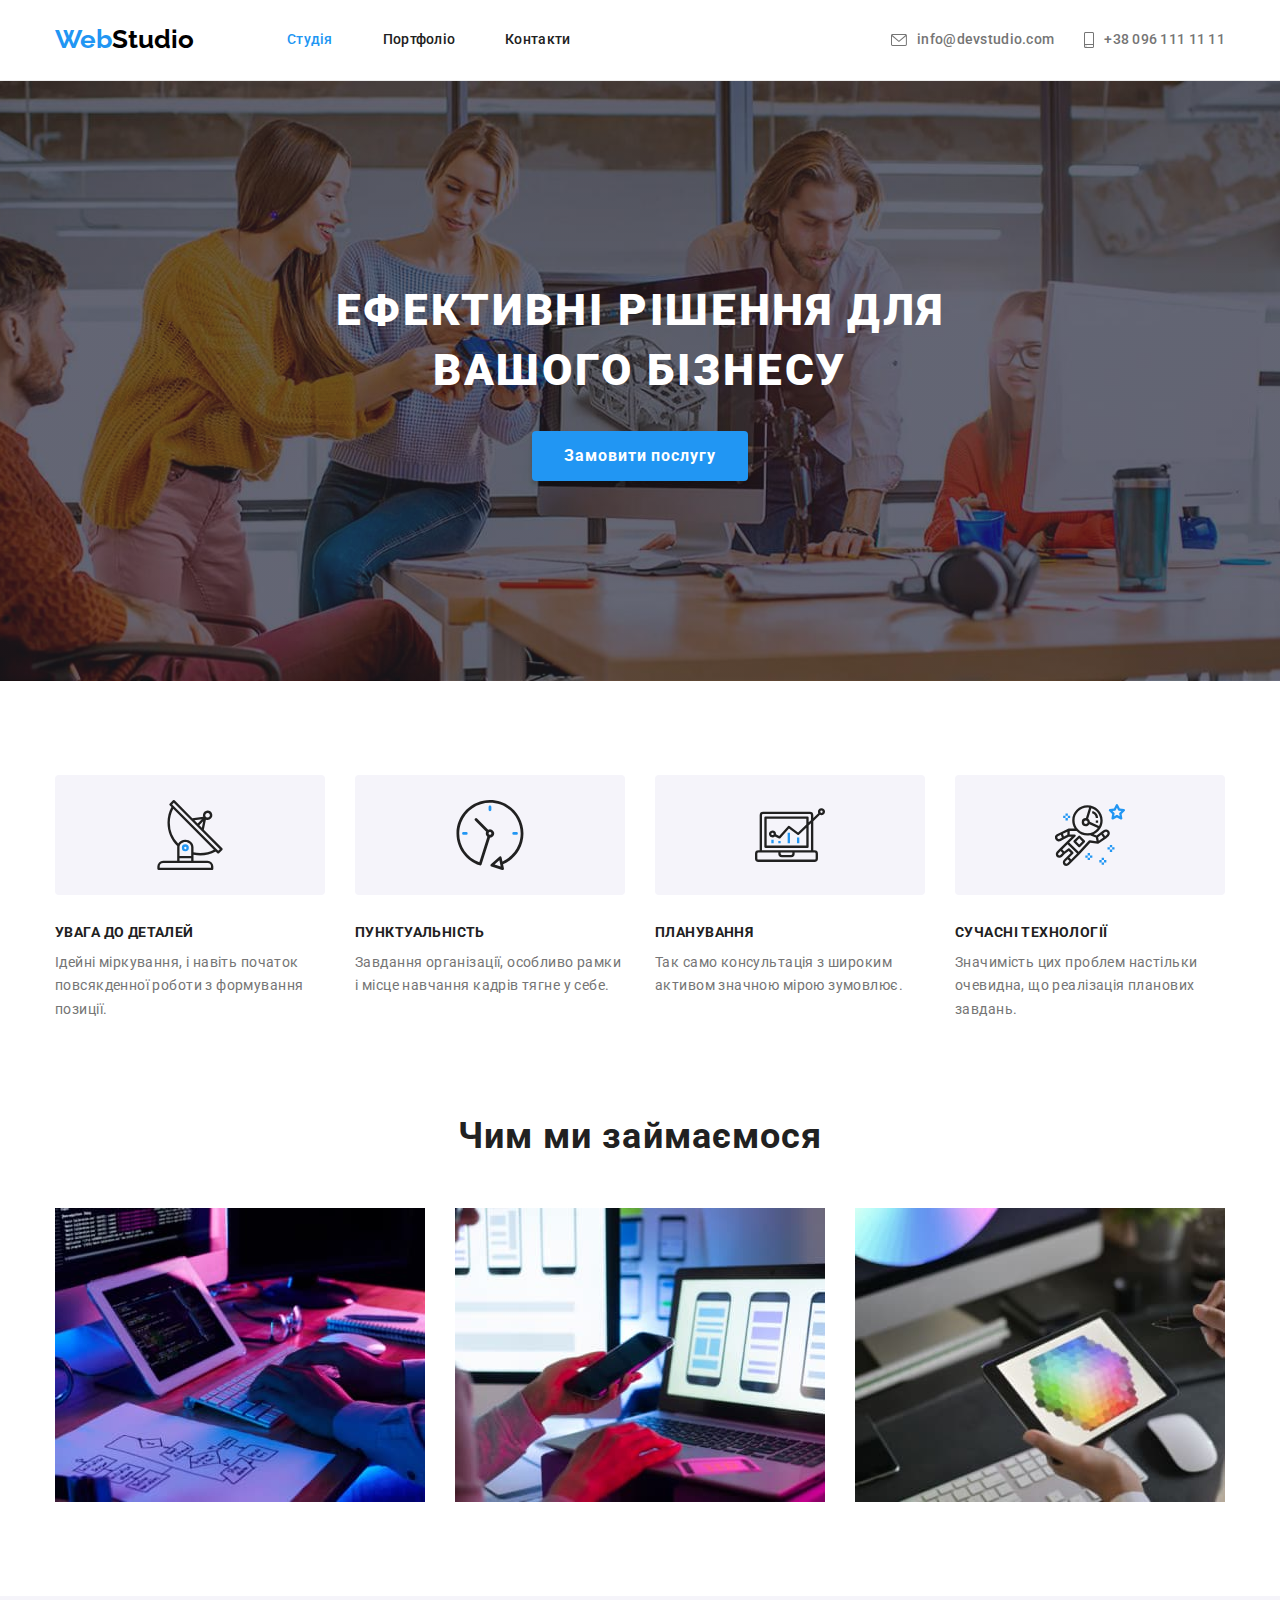
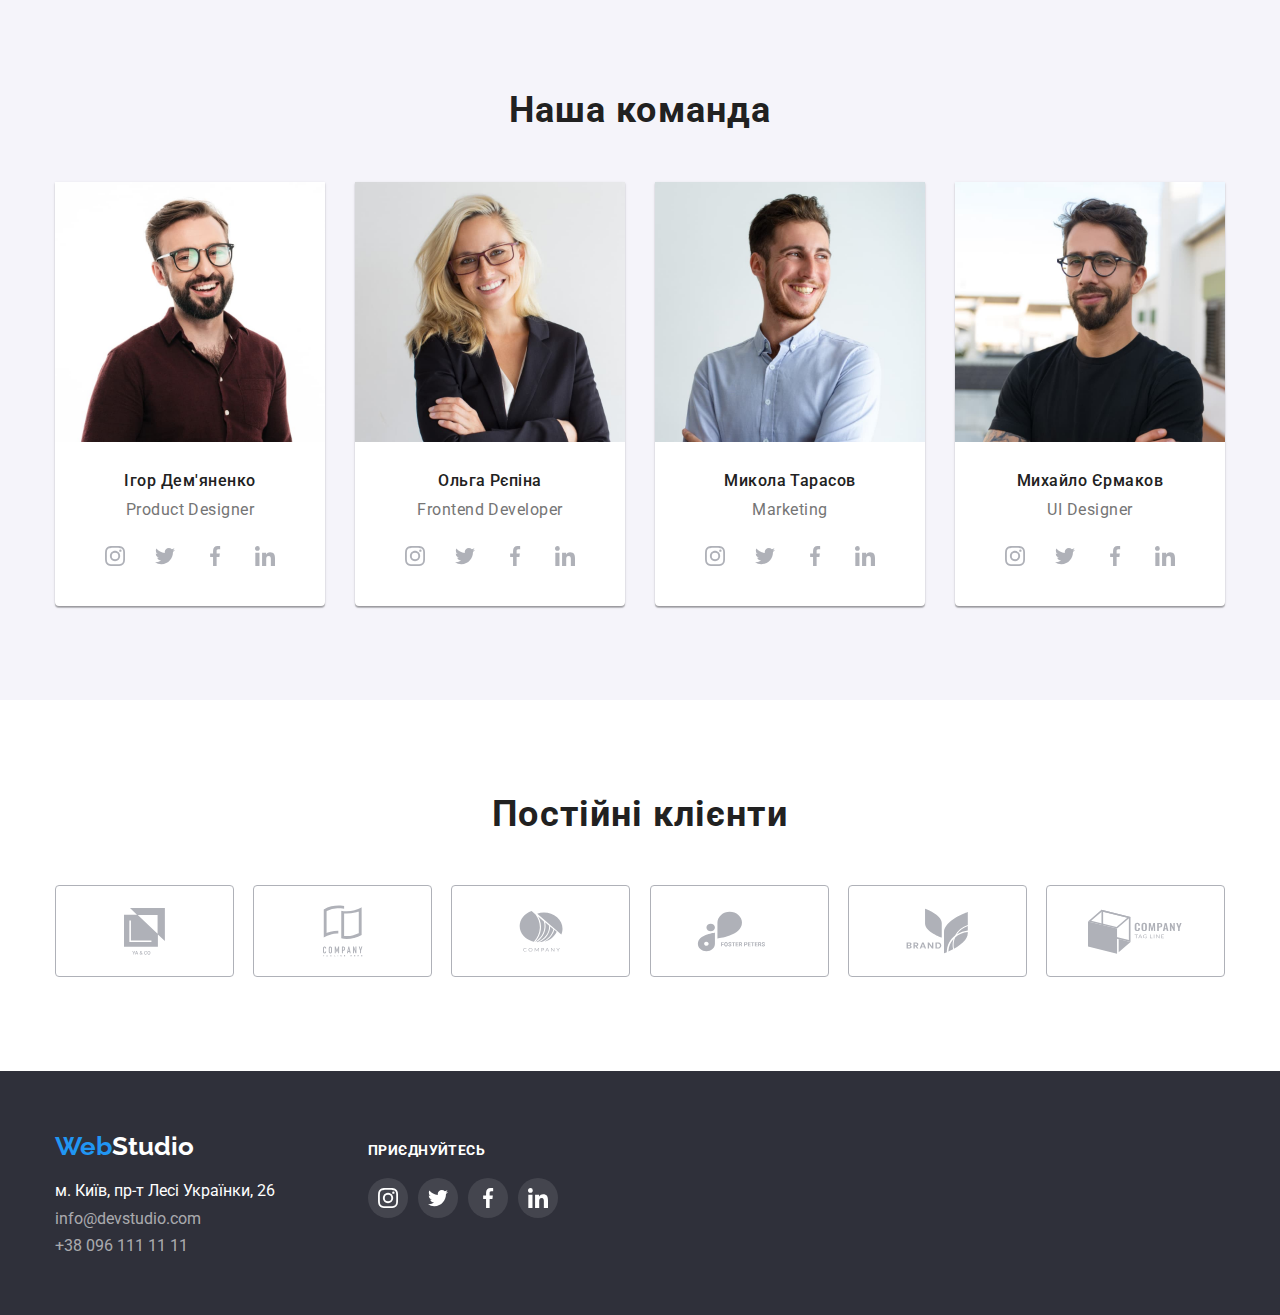
<file: index.html>
<!DOCTYPE html>
<html lang="uk">
  <head>
    <meta charset="UTF-8" />
    <meta http-equiv="X-UA-Compatible" content="IE=edge" />
    <meta name="viewport" content="width=device-width, initial-scale=1.0" />
    <title>Web Studio</title>
    <link rel="preconnect" href="https://fonts.googleapis.com" />
    <link rel="preconnect" href="https://fonts.gstatic.com" crossorigin />
    <link
      href="https://fonts.googleapis.com/css2?family=Raleway:wght@700&family=Roboto:wght@400;500;700;900&display=swap"
      rel="stylesheet"
    />

    <link
      rel="stylesheet"
      href="https://cdnjs.cloudflare.com/ajax/libs/modern-normalize/1.1.0/modern-normalize.min.css"
    />
    <link rel="stylesheet" href="./css/styles.css" />
  </head>
  <body>
    <!--Шапка сайта-->
    <header class="nav-main">
      <div class="container nav-menu">
        <a href="./index.html" class="logo logo-header link" lang="en"
          ><span class="accent">Web</span>Studio</a
        >

        <nav>
          <ul class="nav-site list">
            <li class="item"><a href="./index.html" class="link link-accent">Студія</a></li>
            <li class="item"><a href="./portfolio.html" class="link">Портфоліо</a></li>
            <li class="item"><a href="#" class="link">Контакти</a></li>
          </ul>
        </nav>
        <ul class="nav-contact list">
          <li class="nav-item">
            <a href="mailto:info@devstudio.com" class="nav-link link" lang="en">
              <svg class="icon" width="16" height="12">
                <use href="./images/icon/icon.svg#icon-envelope"></use></svg
              >info@devstudio.com
            </a>
          </li>
          <li class="nav-item">
            <a href="tel:+380961111111" class="nav-link link"
              ><svg class="icon" width="10" height="16">
                <use href="./images/icon/icon.svg#icon-smartphonetel"></use></svg
              >+38 096 111 11 11</a
            >
          </li>
        </ul>
      </div>
    </header>

    <main>
      <!--Герой-->
      <section class="hero">
        <div class="container">
          <h1 class="hero-title">Ефективні рішення для вашого бізнесу</h1>
          <button type="button" class="button primary">Замовити послугу</button>
        </div>
      </section>

      <!--Особливості-->
      <section class="section">
        <div class="container">
          <h2 class="visually-hidden">Особливості</h2>

          <ul class="features list">
            <li class="features-list">
              <div class="features-card">
                <svg class="features-card-icon" width="70" height="70">
                  <use href="./images/icon/icon.svg#icon-antenna"></use>
                </svg>
              </div>
              <h3 class="title">УВАГА ДО ДЕТАЛЕЙ</h3>
              <p class="features-paragraph">
                Ідейні міркування, і навіть початок повсякденної роботи з формування позиції.
              </p>
            </li>

            <li class="features-list">
              <div class="features-card">
                <svg class="features-card-icon" width="70" height="70">
                  <use href="./images/icon/icon.svg#icon-clock"></use>
                </svg>
              </div>
              <h3 class="title">ПУНКТУАЛЬНІСТЬ</h3>
              <p class="features-paragraph">
                Завдання організації, особливо рамки і місце навчання кадрів тягне у себе.
              </p>
            </li>

            <li class="features-list">
              <div class="features-card">
                <svg class="features-card-icon" width="70" height="70">
                  <use href="./images/icon/icon.svg#icon-diagram"></use>
                </svg>
              </div>
              <h3 class="title">ПЛАНУВАННЯ</h3>
              <p class="features-paragraph">
                Так само консультація з широким активом значною мірою зумовлює.
              </p>
            </li>

            <li class="features-list">
              <div class="features-card">
                <svg class="features-card-icon" width="70" height="70">
                  <use href="./images/icon/icon.svg#icon-astronaut"></use>
                </svg>
              </div>
              <h3 class="title">СУЧАСНІ ТЕХНОЛОГІЇ</h3>
              <p class="features-paragraph">
                Значимість цих проблем настільки очевидна, що реалізація планових завдань.
              </p>
            </li>
          </ul>
        </div>
      </section>

      <!--Чим ми займаємося-->
      <section class="section section-features">
        <div class="container">
          <h2 class="section-title">Чим ми займаємося</h2>

          <ul class="section-list list">
            <li>
              <img
                class="section-img"
                src="./images/work/zan1.jpg"
                alt="написання коду"
                width="370"
              />
            </li>

            <li>
              <img
                class="section-img"
                src="./images/work/zan2.jpg"
                alt="розробка мобільних сайтів"
                width="370"
              />
            </li>

            <li>
              <img
                class="section-img"
                src="./images/work/zan3.jpg"
                alt="графічний дизайн"
                width="370"
              />
            </li>
          </ul>
        </div>
      </section>

      <!--Наша команда-->
      <section class="section team">
        <div class="container">
          <h2 class="section-title">Наша команда</h2>
          <ul class="team-list list">
            <li class="team-content">
              <img
                class="team-img"
                src="./images/team/prdesigner.jpg"
                alt="Product Designer"
                width="270"
              />
              <div class="team-card">
                <h3 class="team-title">Ігор Дем'яненко</h3>
                <p class="team-text">Product Designer</p>
                <ul class="team-social list">
                  <li class="team-social-item">
                    <a class="team-button" href="#" aria-label="instagram">
                      <svg class="team-icon" width="20" height="20">
                        <use href="./images/icon/icon.svg#icon-instagram"></use></svg
                    ></a>
                  </li>
                  <li class="team-social-item">
                    <a class="team-button" href="#" aria-label="twitter"
                      ><svg class="team-icon" width="20" height="20">
                        <use href="./images/icon/icon.svg#icon-twitter"></use></svg
                    ></a>
                  </li>
                  <li class="team-social-item">
                    <a class="team-button" href="#" aria-label="facebook"
                      ><svg class="team-icon" width="20" height="20">
                        <use href="./images/icon/icon.svg#icon-facebook"></use></svg
                    ></a>
                  </li>
                  <li class="team-social-item">
                    <a class="team-button" href="#" aria-label="linkedin"
                      ><svg class="team-icon" width="20" height="20">
                        <use href="./images/icon/icon.svg#icon-linkedin"></use></svg
                    ></a>
                  </li>
                </ul>
              </div>
            </li>

            <li class="team-content">
              <img
                class="team-img"
                src="./images/team/developer.jpg"
                alt="Frontend Developer"
                width="270"
              />
              <div class="team-card">
                <h3 class="team-title">Ольга Рєпіна</h3>
                <p class="team-text">Frontend Developer</p>
                <ul class="team-social list">
                  <li class="team-social-item">
                    <a class="team-button" href="#" aria-label="instagram">
                      <svg class="team-icon" width="20" height="20">
                        <use href="./images/icon/icon.svg#icon-instagram"></use></svg
                    ></a>
                  </li>
                  <li class="team-social-item">
                    <a class="team-button" href="#" aria-label="twitter"
                      ><svg class="team-icon" width="20" height="20">
                        <use href="./images/icon/icon.svg#icon-twitter"></use></svg
                    ></a>
                  </li>
                  <li class="team-social-item">
                    <a class="team-button" href="#" aria-label="facebook"
                      ><svg class="team-icon" width="20" height="20">
                        <use href="./images/icon/icon.svg#icon-facebook"></use></svg
                    ></a>
                  </li>
                  <li class="team-social-item">
                    <a class="team-button" href="#" aria-label="linkedin"
                      ><svg class="team-icon" width="20" height="20">
                        <use href="./images/icon/icon.svg#icon-linkedin"></use></svg
                    ></a>
                  </li>
                </ul>
              </div>
            </li>

            <li class="team-content">
              <img class="team-img" src="./images/team/marketing.jpg" alt="Marketing" width="270" />
              <div class="team-card">
                <h3 class="team-title">Микола Тарасов</h3>
                <p class="team-text">Marketing</p>
                <ul class="team-social list">
                  <li class="team-social-item">
                    <a class="team-button" href="#" aria-label="instagram">
                      <svg class="team-icon" width="20" height="20">
                        <use href="./images/icon/icon.svg#icon-instagram"></use></svg
                    ></a>
                  </li>
                  <li class="team-social-item">
                    <a class="team-button" href="#" aria-label="twitter"
                      ><svg class="team-icon" width="20" height="20">
                        <use href="./images/icon/icon.svg#icon-twitter"></use></svg
                    ></a>
                  </li>
                  <li class="team-social-item">
                    <a class="team-button" href="#" aria-label="facebook"
                      ><svg class="team-icon" width="20" height="20">
                        <use href="./images/icon/icon.svg#icon-facebook"></use></svg
                    ></a>
                  </li>
                  <li class="team-social-item">
                    <a class="team-button" href="#" aria-label="linkedin"
                      ><svg class="team-icon" width="20" height="20">
                        <use href="./images/icon/icon.svg#icon-linkedin"></use></svg
                    ></a>
                  </li>
                </ul>
              </div>
            </li>

            <li class="team-content">
              <img class="team-img" src="./images/team/ui.jpg" alt="UI Designer" width="270" />
              <div class="team-card">
                <h3 class="team-title">Михайло Єрмаков</h3>
                <p class="team-text">UI Designer</p>
                <ul class="team-social list">
                  <li class="team-social-item">
                    <a class="team-button" href="#" aria-label="instagram">
                      <svg class="team-icon" width="20" height="20">
                        <use href="./images/icon/icon.svg#icon-instagram"></use></svg
                    ></a>
                  </li>
                  <li class="team-social-item">
                    <a class="team-button" href="#" aria-label="twitter"
                      ><svg class="team-icon" width="20" height="20">
                        <use href="./images/icon/icon.svg#icon-twitter"></use></svg
                    ></a>
                  </li>
                  <li class="team-social-item">
                    <a class="team-button" href="#" aria-label="facebook"
                      ><svg class="team-icon" width="20" height="20">
                        <use href="./images/icon/icon.svg#icon-facebook"></use></svg
                    ></a>
                  </li>
                  <li class="team-social-item">
                    <a class="team-button" href="#" aria-label="linkedin"
                      ><svg class="team-icon" width="20" height="20">
                        <use href="./images/icon/icon.svg#icon-linkedin"></use></svg
                    ></a>
                  </li>
                </ul>
              </div>
            </li>
          </ul>
        </div>
      </section>

      <!-- Постійні клієнти -->
      <section class="section">
        <div class="container">
          <h2 class="section-title">Постійні клієнти</h2>
          <ul class="clients list">
            <li>
              <a href="#" class="client-link" aria-label="логотип клієнта"
                ><svg width="41" height="47">
                  <use class="clients-card" href="./images/icon/icon.svg#icon-client1"></use></svg
              ></a>
            </li>
            <li>
              <a class="client-link" href="#" aria-label="логотип клієнта"
                ><svg class="clients-card" width="40" height="52">
                  <use href="./images/icon/icon.svg#icon-client2"></use></svg
              ></a>
            </li>
            <li>
              <a class="client-link" href="#" aria-label="логотип клієнта"
                ><svg class="clients-card" width="44" height="42">
                  <use href="./images/icon/icon.svg#icon-client3"></use></svg
              ></a>
            </li>
            <li>
              <a class="client-link" href="#" aria-label="логотип клієнта"
                ><svg class="clients-card" width="85" height="41">
                  <use href="./images/icon/icon.svg#icon-client4"></use></svg
              ></a>
            </li>
            <li>
              <a class="client-link" href="#" aria-label="логотип клієнта"
                ><svg class="clients-card" width="63" height="46">
                  <use href="./images/icon/icon.svg#icon-client5"></use>
                </svg>
              </a>
            </li>
            <li>
              <a class="client-link" href="#" aria-label="логотип клієнта"
                ><svg class="clients-card" width="94" height="45">
                  <use href="./images/icon/icon.svg#icon-client6"></use>
                </svg>
              </a>
            </li>
          </ul>
        </div>
      </section>
    </main>
    <!-- Футер -->
    <footer class="address">
      <div class="container footer-container">
        <div class="address-part">
          <a href="./index.html" class="logo link logo-fotter" lang="en"
            ><span class="accent">Web</span><span class="accent-footer">Studio</span>
          </a>
          <address class="address-nav">
            <ul class="list">
              <li class="address-nav-list">
                <a
                  href="https://goo.gl/maps/k851SecTP7UTnRuy6"
                  target="_blank"
                  rel="noopener noreferrer"
                  class="address-nav-adr link"
                  >м. Київ, пр-т Лесі Українки, 26
                </a>
              </li>
              <li class="address-nav-list">
                <a href="mailto:info@devstudio.com" lang="en" class="address-nav-cont link">
                  info@devstudio.com
                </a>
              </li>
              <li class="address-nav-list">
                <a href="tel:+380961111111" class="address-nav-cont link">+38 096 111 11 11</a>
              </li>
            </ul>
          </address>
        </div>
        <div class="footer-socialblock">
          <h2 class="footer-title">приєднуйтесь</h2>
          <ul class="footer-social list">
            <li class="footer-social-item">
              <a class="footer-button" href="#" aria-label="instagramfooter">
                <svg class="footer-icon" width="20" height="20">
                  <use href="./images/icon/icon.svg#icon-instagram"></use></svg
              ></a>
            </li>
            <li class="footer-social-item">
              <a class="footer-button" href="#" aria-label="twitter"
                ><svg class="footer-icon" width="20" height="20">
                  <use href="./images/icon/icon.svg#icon-twitterfooter"></use></svg
              ></a>
            </li>
            <li class="footer-social-item">
              <a class="footer-button" href="#" aria-label="facebook"
                ><svg class="footer-icon" width="20" height="20">
                  <use href="./images/icon/icon.svg#icon-facebookfooter"></use></svg
              ></a>
            </li>
            <li class="footer-social-item">
              <a class="footer-button" href="#" aria-label="linkedin"
                ><svg class="footer-icon" width="20" height="20">
                  <use href="./images/icon/icon.svg#icon-linkedinfooter"></use></svg
              ></a>
            </li>
          </ul>
        </div>
      </div>
    </footer>
  </body>
</html>
</file>
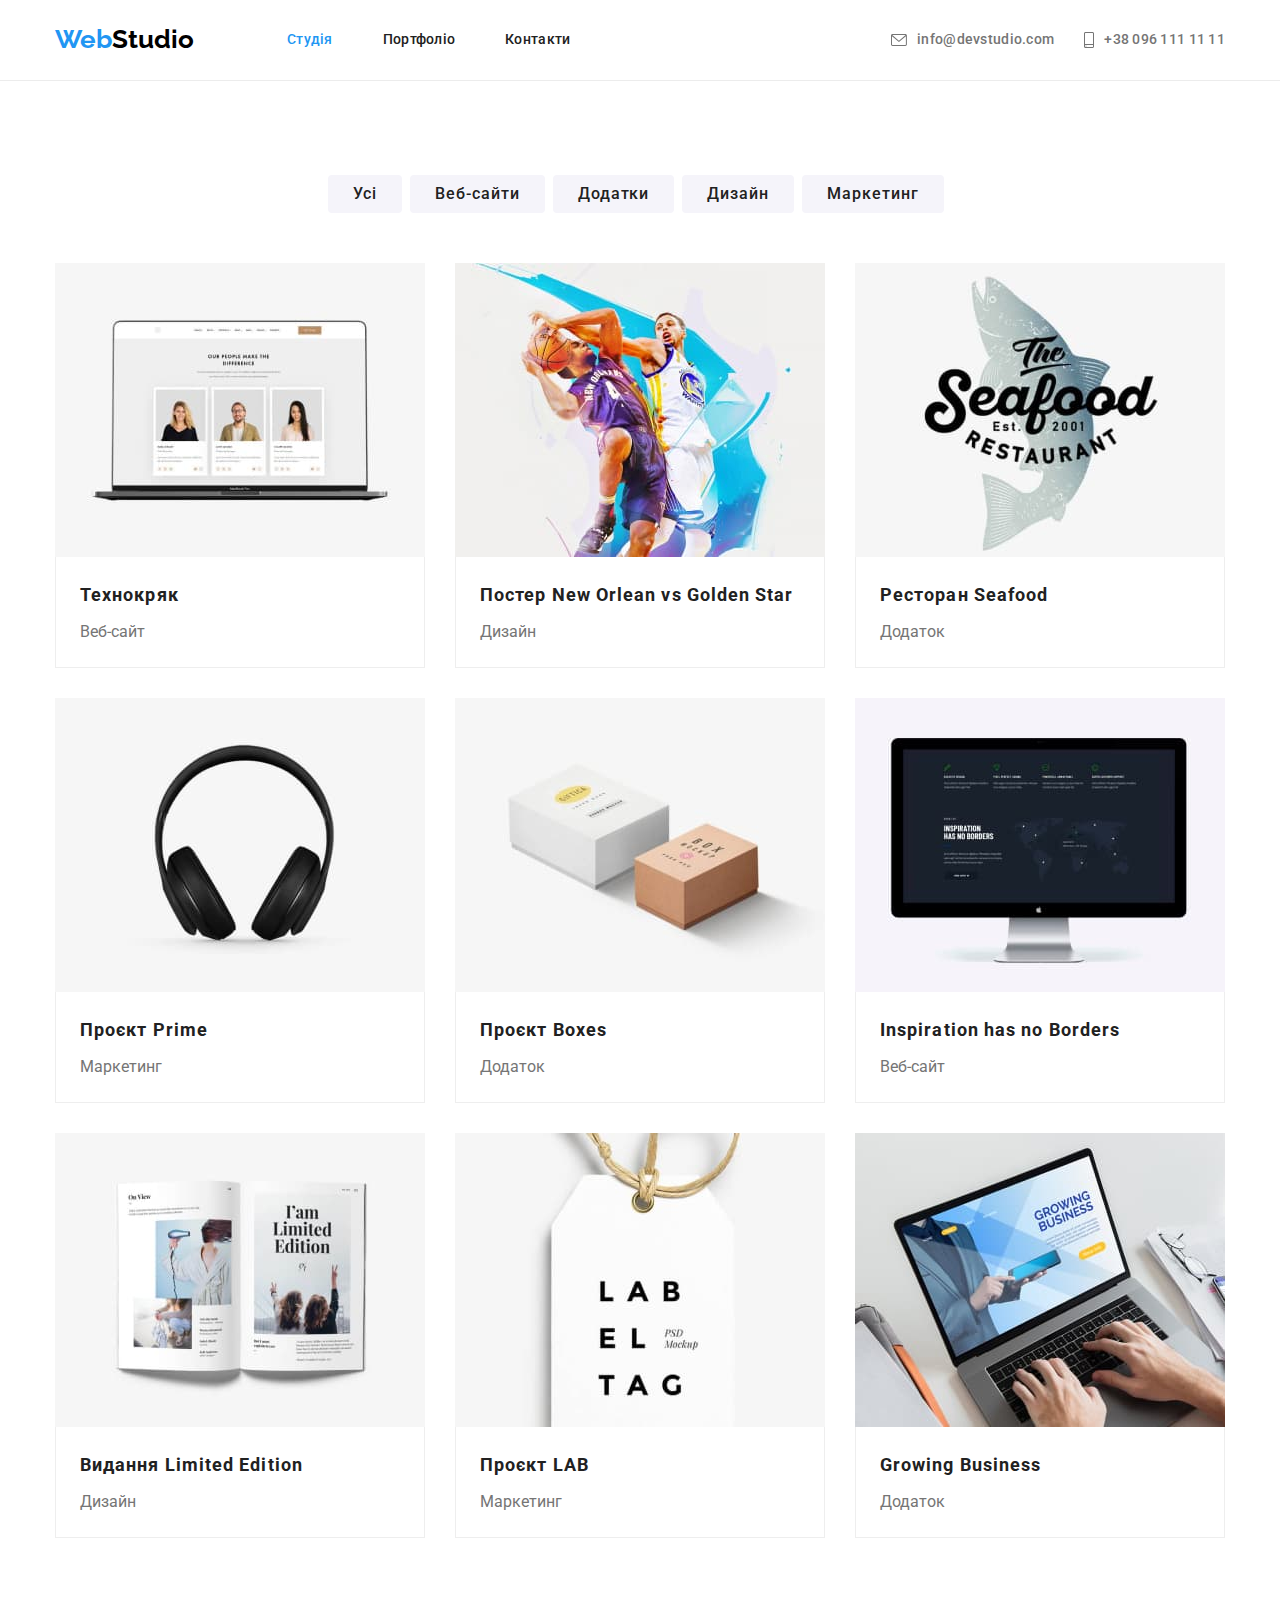
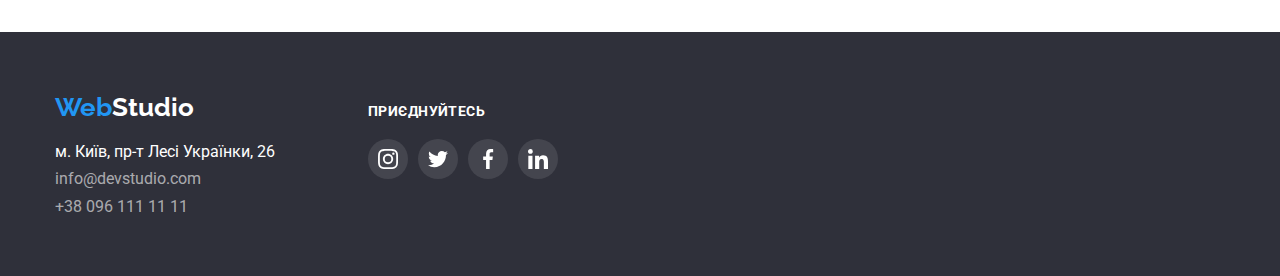
<file: portfolio.html>
<!DOCTYPE html>
<html lang="uk">
  <head>
    <meta charset="UTF-8" />
    <meta http-equiv="X-UA-Compatible" content="IE=edge" />
    <meta name="viewport" content="width=device-width, initial-scale=1.0" />
    <title>Портфоліо</title>
    <link rel="preconnect" href="https://fonts.googleapis.com" />
    <link rel="preconnect" href="https://fonts.gstatic.com" crossorigin />
    <link
      href="https://fonts.googleapis.com/css2?family=Raleway:wght@700&family=Roboto:wght@400;500;700;900&display=swap"
      rel="stylesheet"
    />
    <link
      rel="stylesheet"
      href="https://cdnjs.cloudflare.com/ajax/libs/modern-normalize/1.1.0/modern-normalize.min.css"
    />
    <link rel="stylesheet" href="./css/styles.css" />
  </head>
  <body>
    <!--Шапка сайту-->
    <header class="nav-main">
      <div class="container nav-menu">
        <a href="./index.html" class="logo logo-header link" lang="en"
          ><span class="accent">Web</span>Studio</a
        >

        <nav>
          <ul class="nav-site list">
            <li class="item"><a href="./index.html" class="link link-accent">Студія</a></li>
            <li class="item"><a href="./portfolio.html" class="link">Портфоліо</a></li>
            <li class="item"><a href="#" class="link">Контакти</a></li>
          </ul>
        </nav>
        <ul class="nav-contact list">
          <li class="nav-item">
            <a href="mailto:info@devstudio.com" class="nav-link link" lang="en">
              <svg class="icon" width="16" height="12">
                <use href="./images/icon/icon.svg#icon-envelope"></use></svg
              >info@devstudio.com
            </a>
          </li>
          <li class="nav-item">
            <a href="tel:+380961111111" class="nav-link link"
              ><svg class="icon" width="10" height="16">
                <use href="./images/icon/icon.svg#icon-smartphonetel"></use></svg
              >+38 096 111 11 11</a
            >
          </li>
        </ul>
      </div>
    </header>

    <main>
      <!--Філтри-->

      <section class="section">
        <div class="container">
          <h1 class="visually-hidden">Портфоліо</h1>
          <ul class="list flex-menu">
            <li class="flex-menu-item"><button type="button" class="button">Усі</button></li>
            <li class="flex-menu-item"><button type="button" class="button">Веб-сайти</button></li>
            <li class="flex-menu-item"><button type="button" class="button">Додатки</button></li>
            <li class="flex-menu-item"><button type="button" class="button">Дизайн</button></li>
            <li class="flex-menu-item"><button type="button" class="button">Маркетинг</button></li>
          </ul>

          <ul class="list flex-container">
            <li class="flex-element">
              <a href="#" class="link project-card-link">
                <img
                  class="project-img"
                  src="./images/projects/project.jpg"
                  alt="сайт в ноутбуке"
                  width="370"
                />
                <div class="project-card">
                  <h2 class="project-title">Технокряк</h2>
                  <p class="project-text">Веб-сайт</p>
                </div>
              </a>
            </li>

            <li class="flex-element">
              <a href="#" class="link project-card-link">
                <img
                  class="project-img"
                  src="./images/projects/progect2.jpg"
                  alt="хлопці з баскетбольним м'ячем"
                  width="370"
                />
                <div class="project-card">
                  <h2 class="project-title">Постер New Orlean vs Golden Star</h2>
                  <p class="project-text">Дизайн</p>
                </div>
              </a>
            </li>

            <li class="flex-element">
              <a href="#" class="link project-card-link">
                <img
                  class="project-img"
                  src="./images/projects/project3.jpg"
                  alt="риба з написом"
                  width="370"
                />
                <div class="project-card">
                  <h2 class="project-title">Ресторан Seafood</h2>
                  <p class="project-text">Додаток</p>
                </div>
              </a>
            </li>

            <li class="flex-element">
              <a href="#" class="link project-card-link">
                <img
                  class="project-img"
                  src="./images/projects/project4.jpg"
                  alt="навушники"
                  width="370"
                />
                <div class="project-card">
                  <h2 class="project-title">Проєкт Prime</h2>
                  <p class="project-text">Маркетинг</p>
                </div>
              </a>
            </li>

            <li class="flex-element">
              <a href="#" class="link project-card-link">
                <img
                  class="project-img"
                  src="./images/projects/project5.jpg"
                  alt="дві коробки"
                  width="370"
                />
                <div class="project-card">
                  <h2 class="project-title">Проєкт Boxes</h2>
                  <p class="project-text">Додаток</p>
                </div>
              </a>
            </li>

            <li class="flex-element">
              <a href="#" class="link project-card-link">
                <img
                  class="project-img"
                  src="./images/projects/project6.jpg"
                  alt="монітор з мапою світу"
                  width="370"
                />
                <div class="project-card">
                  <h2 class="project-title">Inspiration has no Borders</h2>
                  <p class="project-text">Веб-сайт</p>
                </div>
              </a>
            </li>

            <li class="flex-element">
              <a href="#" class="link project-card-link">
                <img
                  class="project-img"
                  src="./images/projects/project7.jpg"
                  alt="книга"
                  width="370"
                />
                <div class="project-card">
                  <h2 class="project-title">Видання Limited Edition</h2>
                  <p class="project-text">Дизайн</p>
                </div>
              </a>
            </li>

            <li class="flex-element">
              <a href="#" class="link project-card-link">
                <img
                  class="project-img"
                  src="./images/projects/project8.jpg"
                  alt="бірка"
                  width="370"
                />
                <div class="project-card">
                  <h2 class="project-title">Проєкт LAB</h2>
                  <p class="project-text">Маркетинг</p>
                </div>
              </a>
            </li>

            <li class="flex-element">
              <a href="#" class="link project-card-link">
                <img
                  class="project-img"
                  src="./images/projects/project9.jpg"
                  alt="праця за ноутбуком"
                  width="370"
                />
                <div class="project-card">
                  <h2 class="project-title">Growing Business</h2>
                  <p class="project-text">Додаток</p>
                </div>
              </a>
            </li>
          </ul>
        </div>
      </section>
    </main>
    <!--Футер-->

    <footer class="address">
      <div class="container footer-container">
        <div class="address-part">
          <a href="./index.html" class="logo link logo-fotter" lang="en"
            ><span class="accent">Web</span><span class="accent-footer">Studio</span>
          </a>
          <address class="address-nav">
            <ul class="list">
              <li class="address-nav-list">
                <a
                  href="https://goo.gl/maps/k851SecTP7UTnRuy6"
                  target="_blank"
                  rel="noopener noreferrer"
                  class="address-nav-adr link"
                  >м. Київ, пр-т Лесі Українки, 26
                </a>
              </li>
              <li class="address-nav-list">
                <a href="mailto:info@devstudio.com" lang="en" class="address-nav-cont link">
                  info@devstudio.com
                </a>
              </li>
              <li class="address-nav-list">
                <a href="tel:+380961111111" class="address-nav-cont link">+38 096 111 11 11</a>
              </li>
            </ul>
          </address>
        </div>
        <div class="footer-socialblock">
          <h2 class="footer-title">приєднуйтесь</h2>
          <ul class="footer-social list">
            <li class="footer-social-item">
              <a class="footer-button" href="#" aria-label="instagramfooter">
                <svg class="footer-icon" width="20" height="20">
                  <use href="./images/icon/icon.svg#icon-instagram"></use></svg
              ></a>
            </li>
            <li class="footer-social-item">
              <a class="footer-button" href="#" aria-label="twitter"
                ><svg class="footer-icon" width="20" height="20">
                  <use href="./images/icon/icon.svg#icon-twitterfooter"></use></svg
              ></a>
            </li>
            <li class="footer-social-item">
              <a class="footer-button" href="#" aria-label="facebook"
                ><svg class="footer-icon" width="20" height="20">
                  <use href="./images/icon/icon.svg#icon-facebookfooter"></use></svg
              ></a>
            </li>
            <li class="footer-social-item">
              <a class="footer-button" href="#" aria-label="linkedin"
                ><svg class="footer-icon" width="20" height="20">
                  <use href="./images/icon/icon.svg#icon-linkedinfooter"></use></svg
              ></a>
            </li>
          </ul>
        </div>
      </div>
    </footer>
  </body>
</html>
</file>
<file: css/styles.css>
/* колір основного тексту #212121 */
/* колір вторичного текста #757575 */
/* білий #FFFFFF */
/* акцент #2196F3 */
/* додотковий колір фону #2F303A */

:root {
  --primary-text-color: #757575;
  --title-text-color: #212121;
  --accent-color: #2196f3;
  --secondary-accent-color: #188ce8;
  --primary-white-color: #ffffff;
  --secondary-bg-color: #f5f4fa;
  --section-bg-color: #2f303a;
  --text-logo: #000000;
  --bg-hero: #2f303a;
  --primary-border-color: #ececec;
  --secondary-border-color: #eeeeee;
  --start-color: rgba(47, 48, 58, 0.4);
  --primary-svg-color: #afb1b8;
  --secondary-svg-color: rgba(255, 255, 255, 0.1);
}

body {
  background-color: var(--primary-white-color);
  color: var(--primary-text-color);
  font-family: Roboto, sans-serif;
}
h1,
h2,
h3,
h4,
h5,
h6,
p {
  margin-top: 0;
  margin-bottom: 0;
}

.list {
  padding: 0;
  margin: 0;
  list-style: none;
}
.list.centered {
  text-align: center;
}

.container {
  margin-left: auto;
  margin-right: auto;
  padding-left: 15px;
  padding-right: 15px;
  width: 1200px;

  /* outline: 2px solid #2196f3; */
}

.section {
  padding-top: 94px;
  padding-bottom: 94px;
}
.section:last-child {
  margin-bottom: 0;
}

.visually-hidden {
  position: absolute;
  width: 1px;
  height: 1px;
  margin: -1px;
  border: 0;
  padding: 0;

  white-space: nowrap;
  clip-path: inset(100%);
  clip: rect(0 0 0 0);
  overflow: hidden;
}

/* лого */
.logo {
  color: var(--text-logo);
  font-family: Raleway, sans-serif;

  font-weight: 700;
  font-size: 26px;
  line-height: 1.19;
}
.logo-header {
  padding-top: 24px;
  padding-bottom: 25px;
}

.accent {
  color: var(--accent-color);
}
.accent-footer {
  color: var(--primary-white-color);
}

.link {
  text-decoration: none;
}

/* навігація сайта */

.nav-main {
  border-bottom: 1px solid var(--primary-border-color);
}

.nav-menu {
  display: flex;
  align-items: center;
}
.nav-site {
  display: flex;
  padding-left: 93px;
}
.nav-site .item {
  margin-right: 50px;
}

.nav-site .item:last-child {
  margin-right: 0;
}

.nav-site .link {
  display: block;
  padding-top: 32px;
  padding-bottom: 32px;

  color: var(--title-text-color);
  letter-spacing: 0.02em;
  font-weight: 500;
  font-size: 14px;
  line-height: 1.14;
}
.nav-site .link-accent {
  color: var(--accent-color);
}

.nav-site .link-accent,
.nav-site .link:hover,
.nav-site .link:focus {
  color: var(--accent-color);
}

.nav-contact {
  display: flex;
  margin-left: auto;
}
.nav-item {
}
.nav-link {
  display: flex;
  align-items: center;
}
.nav-contact .nav-item + .nav-item {
  margin-left: 30px;
}

.nav-contact .link {
  padding-top: 32px;
  padding-bottom: 32px;

  color: var(--primary-text-color);
  letter-spacing: 0.02em;
  font-weight: 500;
  font-size: 14px;
  line-height: 1.14;
}

.nav-contact .nav-item .link:hover,
.nav-contact .nav-item .link:focus {
  color: var(--accent-color);
}
.icon {
  margin-left: 0;
  margin-right: 10px;
  justify-content: center;
  fill: currentColor;
}

/* герой */
.hero {
  padding-bottom: 200px;
  padding-top: 200px;
  background: var(--bg-hero);
  text-align: center;
  max-width: 1600px;

  margin-left: auto;
  margin-right: auto;
  background-image: linear-gradient(to right, var(--start-color), var(--start-color)),
    url(../images/hero/Imgbg.jpg);
  background-repeat: no-repeat;
  background-position: center;
  background-size: cover;
}

.hero-title {
  width: 696px;
  margin-left: auto;
  margin-right: auto;
  margin-bottom: 30px;

  color: var(--primary-white-color);

  text-transform: uppercase;
  letter-spacing: 0.06em;
  font-weight: 900;
  font-size: 44px;
  line-height: 1.36;
}

/* особливості */

.features {
  display: flex;
  justify-content: space-between;
  gap: 30px;

  font-weight: 400;
  font-size: 14px;
  line-height: 1.71;
  letter-spacing: 0.03em;
}
.features-list {
  width: 270px;
}

.features-card {
  display: flex;
  padding-top: 25px;
  padding-bottom: 25px;
  justify-content: center;
  width: 270px;

  background-color: var(--secondary-bg-color);
  border-radius: 4px;
}

.features-card-icon {
  /* outline: 1px solid coral; */
}

.features .title {
  margin-top: 30px;
  color: var(--title-text-color);

  font-size: 14px;
  line-height: 1.14;
  text-transform: uppercase;
  letter-spacing: 0.03em;
}

.features-paragraph {
  margin-top: 10px;
  line-height: 1.71;
  letter-spacing: 0.03em;
}

/* чим займаємося */

.section.section-features {
  padding-top: 0;
}

.section-title {
  margin-top: 0;
  margin-bottom: 50px;
  color: var(--title-text-color);

  font-size: 36px;
  line-height: 1.16;
  text-align: center;
  letter-spacing: 0.03em;
}

.section-list {
  display: flex;
  flex-direction: row;
  justify-content: center;
  gap: 30px;
}

.section-img {
  display: block;
}

/* команда */

.team {
  background-color: var(--secondary-bg-color);
}
.team-list {
  display: flex;
  justify-content: space-between;
  gap: 30px;
}

.team-card {
  padding-top: 30px;
  padding-bottom: 30px;
}

.team-img {
  display: block;
}

.team-content {
  flex-basis: 270px;
  min-width: 270px;
  background: var(--primary-white-color);
  box-shadow: 0px 1px 3px rgba(0, 0, 0, 0.12), 0px 1px 1px rgba(0, 0, 0, 0.14),
    0px 2px 1px rgba(0, 0, 0, 0.2);
  border-radius: 0px 0px 4px 4px;
}

.team-title {
  margin-bottom: 10px;

  color: var(--title-text-color);
  font-weight: 500;
  font-size: 16px;
  line-height: 1.18;
  text-align: center;
  letter-spacing: 0.03em;
}
.team-text {
  margin-bottom: 16px;
  line-height: 1.18;
  text-align: center;
  letter-spacing: 0.03em;
}
.team-social {
  display: flex;
  justify-content: center;
  gap: 10px;
}
.team-button {
  justify-content: center;
  margin: 0;
  padding: 0;
  display: flex;
  align-items: center;
  border-radius: 50%;
  background-color: var(--primary-white-color);
  color: var(--primary-svg-color);
  outline: transparent;

  width: 40px;
  height: 40px;
}
.team-icon {
  fill: currentColor;
}
.team-button:hover,
.footer-button:hover,
.team-button:focus,
.footer-button:focus {
  border-radius: 50%;
  background-color: var(--accent-color);
  color: var(--primary-white-color);
}
/* клієнти */

.clients {
  display: flex;
  padding: 0;
  margin: 0;
  justify-content: space-between;
}

.clients-list {
}

.client-link {
  display: flex;
  align-items: center;
  justify-content: center;
  color: var(--primary-svg-color);
  width: 179px;
  height: 92px;
  border: 1px solid var(--primary-svg-color);
  border-radius: 4px;
  outline: transparent;
}

.clients-card {
  fill: currentColor;
}

.client-link:hover,
.client-link:focus {
  border: 1px solid var(--accent-color);
  color: var(--accent-color);
}

/* футер */
.logo-fotter {
  display: inline-block;
  margin-bottom: 20px;
}

.footer-title {
  margin-bottom: 20px;
  font-weight: 700;
  font-size: 14px;
  line-height: calc(16 / 14);
  letter-spacing: 0.03em;
  text-transform: uppercase;
  color: var(--primary-white-color);
}
.address {
  background: var(--bg-hero);
}

.footer-container {
  display: flex;
  align-items: baseline;
  padding-top: 60px;
  padding-bottom: 60px;
}

.address-part {
}

.address-nav {
  font-style: normal;
}

.address-nav-list {
  margin-bottom: 9px;
}
.address-nav-list:last-child {
  margin-bottom: 0;
}

.address-nav .link {
}

.address-nav .link:hover,
.address-nav .link:focus {
  color: var(--accent-color);
}

.address-nav-adr {
  color: var(--primary-white-color);
}

.address-nav-cont {
  color: rgba(255, 255, 255, 0.6);
}
.footer-socialblock {
  margin-left: 93px;
}

.footer-social {
  display: flex;
  gap: 10px;
}
.footer-social-item {
}
.footer-button {
  justify-content: center;
  margin: 0;
  padding: 0;
  display: flex;
  align-items: center;
  border-radius: 50%;
  background-color: var(--secondary-svg-color);
  fill: var(--primary-white-color);
  outline: transparent;

  width: 40px;
  height: 40px;
}
.footer-icon {
  color: currentColor;
}
.social-link {
  display: flex;
}
/* кнoпка */

.button {
  padding: 6px 25px;
  color: var(--title-text-color);
  background: var(--secondary-bg-color);
  font-family: inherit;
  border: none;
  letter-spacing: 0.06em;
  font-weight: 500;
  font-size: 16px;
  line-height: 1.62;
  text-align: center;
  cursor: pointer;
  border-radius: 4px;
}
.flex-menu-item {
  margin-right: 8px;
}

.flex-menu .flex-btn:last-child {
  margin-right: 0;
}

.button:hover,
.button:focus {
  color: var(--primary-white-color);
  background: var(--accent-color);
  box-shadow: 0px 3px 1px rgba(0, 0, 0, 0.1), 0px 1px 2px rgba(0, 0, 0, 0.08),
    0px 2px 2px rgba(0, 0, 0, 0.12);
}

.button.primary {
  padding: 10px 32px;
  box-shadow: 0px 4px 4px rgba(0, 0, 0, 0.15);

  color: var(--primary-white-color);
  background: var(--accent-color);

  font-weight: 700;
  line-height: 1.87;
}

.button.primary:hover,
.button.primary:focus {
  color: var(--primary-white-color);
  background: var(--secondary-accent-color);
}

.button.secondary {
  color: var(--primary-white-color);
  background: var(--accent-color);
}
.button.secondary:hover,
.button.secondary:focus {
  color: var(--title-text-color);
}

/* Портфоліо */

/* приклади робіт */

.flex-menu {
  display: flex;
  justify-content: center;
  margin-bottom: 50px;
}

.flex-container {
  display: flex;
  flex-wrap: wrap;
  justify-content: space-between;
  gap: 30px;
}

.flex-element {
  width: 370px;
}

.project-img {
  display: block;
}

.project-card {
  padding: 20px 24px;
  border-bottom: 1px solid var(--secondary-border-color);
  border-right: 1px solid var(--secondary-border-color);
  border-left: 1px solid var(--secondary-border-color);
}
.project-card-link {
  display: block;
  font-style: normal;
  color: var(--primary-text-color);
  outline: transparent;
}

.project-card-link:hover,
.project-card-link:focus {
  box-shadow: 0px 1px 1px rgba(0, 0, 0, 0.12), 0px 4px 4px rgba(0, 0, 0, 0.06),
    1px 4px 6px rgba(0, 0, 0, 0.16);
}
.project-title {
  margin-bottom: 4px;
  color: var(--title-text-color);

  font-size: 18px;
  line-height: 2;
  letter-spacing: 0.06em;
}

.project-text {
  font-size: 16px;
  line-height: 1.88;
}
</file>
